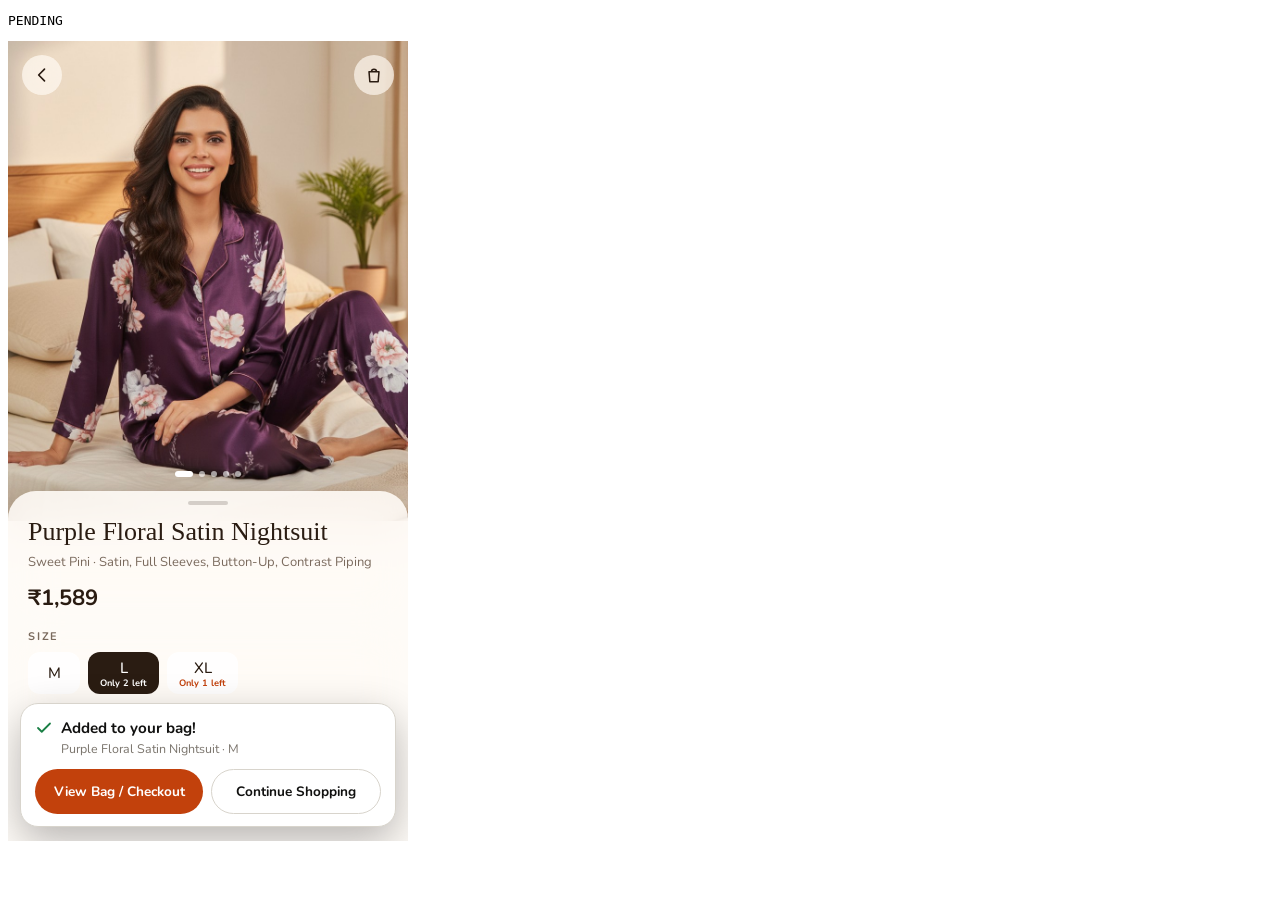
<file: scripts/cart_test_runner.html>
<!DOCTYPE html>
<!-- Harness for scripts/run_cart_tests.py (headless). Loads the real site in an
     iframe from the same local server, then runs scripts/cart_tests.js inside it.
     window.open is stubbed before anything runs, so nothing can reach WhatsApp. -->
<html lang="en">
<head><meta charset="UTF-8"><title>O4U cart tests</title></head>
<body>
<pre id="out">PENDING</pre>
<iframe id="site" src="/website/index.html" style="width:400px;height:800px;border:0"></iframe>
<script>
(async () => {
  const out = document.getElementById('out');
  const sleep = ms => new Promise(r => setTimeout(r, ms));
  try {
    const f = document.getElementById('site');
    for (let i = 0; i < 200 && !(f.contentDocument && f.contentDocument.readyState === 'complete'); i++) await sleep(50);
    const w = f.contentWindow;
    w.__blockedOpens = [];
    w.open = u => { w.__blockedOpens.push(String(u)); return { focus() {} }; };
    // wait for products.js to load and the page to finish its init
    for (let i = 0; i < 200 && !w.eval('typeof allProducts !== "undefined" && allProducts.length > 0'); i++) await sleep(50);
    const src = await (await fetch('/scripts/cart_tests.js', { cache: 'no-store' })).text();
    const res = await w.eval(src);
    res.blockedOpens = w.__blockedOpens.length;
    res.products = w.eval('allProducts.length');
    out.textContent = 'RESULT ' + JSON.stringify(res);
  } catch (e) {
    out.textContent = 'ERROR ' + ((e && e.stack) || e);
  }
})();
</script>
</body>
</html>
</file>
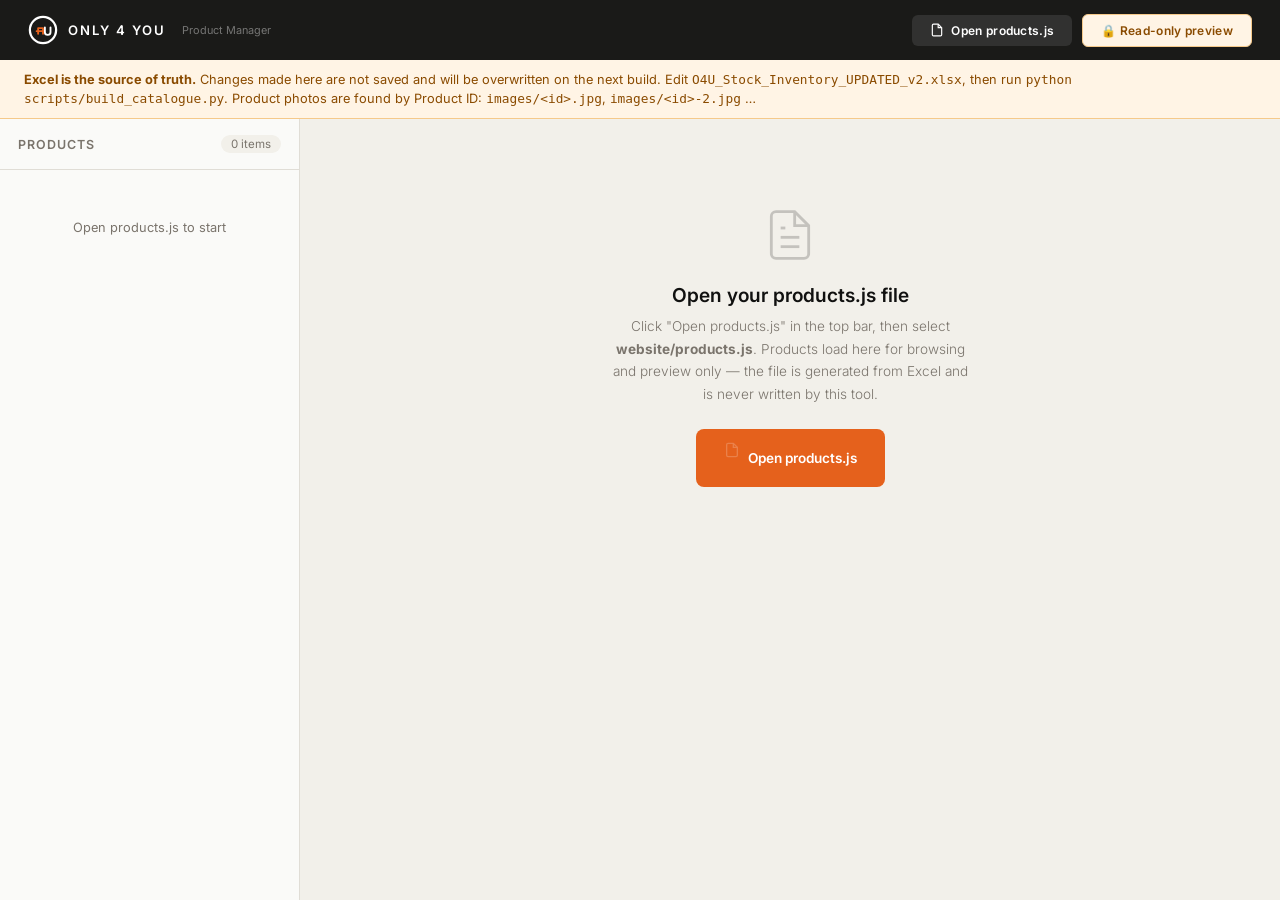
<file: website/admin.html>
<!DOCTYPE html>
<html lang="en">
<head>
  <meta charset="UTF-8"/>
  <meta name="viewport" content="width=device-width, initial-scale=1.0"/>
  <title>Only 4 You — Product Manager</title>
  <link href="https://fonts.googleapis.com/css2?family=Inter:wght@300;400;500;600;700&display=swap" rel="stylesheet"/>
  <style>
    *, *::before, *::after { box-sizing: border-box; margin: 0; padding: 0; }

    :root {
      --bg: #F2F0EA;
      --white: #FAFAF8;
      --black: #111110;
      --orange: #E5611C;
      --gray: #7A746C;
      --light: #E0DDD6;
      --green: #25D366;
      --red: #E53E3E;
      --sidebar: #1A1A18;
    }

    body { font-family: 'Inter', sans-serif; background: var(--bg); color: var(--black); display: flex; flex-direction: column; min-height: 100vh; }

    /* ── TOP BAR ── */
    .topbar {
      background: var(--sidebar);
      color: #fff;
      padding: 0 28px;
      height: 60px;
      display: flex; align-items: center; justify-content: space-between;
      position: sticky; top: 0; z-index: 100;
    }
    .topbar-logo { display: flex; align-items: center; gap: 10px; }
    .topbar-logo svg { width: 30px; height: 30px; }
    .topbar-title { font-size: 0.82rem; font-weight: 600; letter-spacing: 2px; text-transform: uppercase; color: #fff; }
    .topbar-sub { font-size: 0.68rem; color: rgba(255,255,255,0.4); margin-left: 6px; }

    .topbar-actions { display: flex; gap: 10px; align-items: center; }

    .tb-btn {
      display: inline-flex; align-items: center; gap: 7px;
      padding: 8px 18px; border-radius: 6px; border: none;
      font-family: 'Inter', sans-serif; font-size: 0.75rem; font-weight: 600;
      cursor: pointer; transition: all 0.18s; letter-spacing: 0.3px;
    }
    .tb-btn svg { width: 14px; height: 14px; }
    .btn-open { background: rgba(255,255,255,0.1); color: #fff; }
    .btn-open:hover { background: rgba(255,255,255,0.18); }
    .btn-save { background: var(--orange); color: #fff; }
    .btn-save:hover { background: #c9530f; }
    .btn-save:disabled { opacity: 0.4; cursor: not-allowed; }
    .btn-add { background: var(--green); color: #fff; }
    .btn-add:hover { opacity: 0.88; }

    /* ── LAYOUT ── */
    .app { display: flex; flex: 1; height: calc(100vh - 60px); }

    /* ── SIDEBAR ── */
    .sidebar {
      width: 300px; flex-shrink: 0;
      background: var(--white);
      border-right: 1px solid var(--light);
      display: flex; flex-direction: column;
      overflow: hidden;
    }

    .sidebar-header {
      padding: 16px 18px;
      border-bottom: 1px solid var(--light);
      display: flex; align-items: center; justify-content: space-between;
    }
    .sidebar-header h3 { font-size: 0.78rem; font-weight: 600; letter-spacing: 1px; text-transform: uppercase; color: var(--gray); }
    .product-count { font-size: 0.72rem; background: var(--bg); color: var(--gray); padding: 2px 10px; border-radius: 50px; }

    .product-list { flex: 1; overflow-y: auto; padding: 10px; }

    .product-item {
      display: flex; align-items: center; gap: 12px;
      padding: 12px 10px; border-radius: 10px; cursor: pointer;
      transition: background 0.15s; margin-bottom: 4px;
      border: 1.5px solid transparent;
    }
    .product-item:hover { background: var(--bg); }
    .product-item.active { background: rgba(229,97,28,0.07); border-color: rgba(229,97,28,0.25); }

    .product-item-thumb {
      width: 44px; height: 44px; border-radius: 8px;
      background: var(--bg); overflow: hidden; flex-shrink: 0;
      display: flex; align-items: center; justify-content: center;
    }
    .product-item-thumb img { width: 100%; height: 100%; object-fit: cover; }
    .product-item-thumb .no-img { font-size: 1.2rem; }

    .product-item-info { flex: 1; min-width: 0; }
    .product-item-name { font-size: 0.82rem; font-weight: 600; color: var(--black); white-space: nowrap; overflow: hidden; text-overflow: ellipsis; }
    .product-item-meta { font-size: 0.7rem; color: var(--gray); margin-top: 2px; }

    .product-item-stock {
      width: 8px; height: 8px; border-radius: 50%; flex-shrink: 0;
    }
    .stock-on { background: var(--green); }
    .stock-off { background: var(--red); }

    /* ── EDITOR ── */
    .editor {
      flex: 1; overflow-y: auto; padding: 28px 32px;
    }

    .empty-state {
      display: flex; flex-direction: column; align-items: center; justify-content: center;
      height: 100%; gap: 14px; color: var(--gray); text-align: center;
    }
    .empty-state svg { width: 48px; height: 48px; opacity: 0.25; }
    .empty-state h3 { font-size: 1rem; font-weight: 600; color: var(--black); opacity: 0.4; }
    .empty-state p { font-size: 0.82rem; font-weight: 300; max-width: 280px; line-height: 1.6; }

    .editor-header {
      display: flex; align-items: center; justify-content: space-between; margin-bottom: 28px;
    }
    .editor-title { font-size: 1.1rem; font-weight: 700; color: var(--black); }
    .editor-sub { font-size: 0.75rem; color: var(--gray); margin-top: 2px; }

    .editor-actions { display: flex; gap: 8px; }

    .btn-delete {
      display: inline-flex; align-items: center; gap: 6px;
      padding: 8px 16px; border-radius: 6px; border: 1.5px solid #fed7d7;
      background: #fff5f5; color: var(--red);
      font-family: 'Inter', sans-serif; font-size: 0.75rem; font-weight: 600; cursor: pointer;
      transition: all 0.15s;
    }
    .btn-delete:hover { background: var(--red); color: #fff; border-color: var(--red); }
    .btn-delete svg { width: 13px; height: 13px; }

    .form-grid { display: grid; grid-template-columns: 1fr 1fr; gap: 20px; }
    .form-full { grid-column: 1 / -1; }

    .form-group { display: flex; flex-direction: column; gap: 7px; }
    .form-group label { font-size: 0.72rem; font-weight: 600; letter-spacing: 0.5px; text-transform: uppercase; color: var(--gray); }

    .form-input, .form-select, .form-textarea {
      padding: 10px 14px; border-radius: 8px;
      border: 1.5px solid var(--light); background: var(--white);
      font-family: 'Inter', sans-serif; font-size: 0.85rem;
      color: var(--black); transition: border-color 0.15s;
      width: 100%;
    }
    .form-input:focus, .form-select:focus, .form-textarea:focus {
      outline: none; border-color: var(--orange);
    }
    .form-textarea { resize: vertical; min-height: 80px; line-height: 1.6; }

    /* Image preview */
    .img-preview {
      width: 100%; height: 160px; border-radius: 10px;
      background: var(--bg); border: 1.5px dashed var(--light);
      display: flex; flex-direction: column; align-items: center; justify-content: center;
      gap: 8px; overflow: hidden; margin-top: 4px;
    }
    .img-preview img { width: 100%; height: 100%; object-fit: cover; }
    .img-preview-empty { color: var(--gray); font-size: 0.75rem; text-align: center; }
    .img-preview-empty svg { width: 28px; height: 28px; opacity: 0.3; margin-bottom: 6px; display: block; margin-left: auto; margin-right: auto; }

    /* Price row */
    .price-row { display: grid; grid-template-columns: 1fr 1fr; gap: 12px; }

    /* Badge select */
    .badge-row { display: grid; grid-template-columns: 1fr 1fr; gap: 12px; }

    /* Tags input (sizes / colors) */
    .tags-wrap {
      min-height: 44px; padding: 6px 10px; border-radius: 8px;
      border: 1.5px solid var(--light); background: var(--white);
      display: flex; flex-wrap: wrap; gap: 6px; align-items: center;
      cursor: text; transition: border-color 0.15s;
    }
    .tags-wrap:focus-within { border-color: var(--orange); }
    .tag {
      display: inline-flex; align-items: center; gap: 5px;
      background: rgba(229,97,28,0.1); color: var(--orange);
      font-size: 0.72rem; font-weight: 600; padding: 3px 10px;
      border-radius: 50px;
    }
    .tag button {
      background: none; border: none; cursor: pointer;
      color: var(--orange); font-size: 0.9rem; line-height: 1;
      padding: 0; display: flex; align-items: center;
    }
    .tag-input {
      border: none; outline: none; background: none;
      font-family: 'Inter', sans-serif; font-size: 0.82rem;
      color: var(--black); min-width: 80px; flex: 1;
    }
    .tag-hint { font-size: 0.68rem; color: var(--gray); margin-top: 4px; }

    /* Stock toggle */
    .stock-toggle { display: flex; align-items: center; gap: 12px; }
    .toggle-switch {
      position: relative; width: 44px; height: 24px;
      background: var(--light); border-radius: 50px; cursor: pointer;
      transition: background 0.2s; flex-shrink: 0;
    }
    .toggle-switch.on { background: var(--green); }
    .toggle-knob {
      position: absolute; top: 3px; left: 3px;
      width: 18px; height: 18px; border-radius: 50%;
      background: #fff; transition: left 0.2s;
      box-shadow: 0 1px 4px rgba(0,0,0,0.15);
    }
    .toggle-switch.on .toggle-knob { left: 23px; }
    .toggle-label { font-size: 0.82rem; font-weight: 500; }

    /* Divider */
    .divider { border: none; border-top: 1px solid var(--light); margin: 24px 0; }

    /* Toast */
    .toast {
      position: fixed; bottom: 24px; right: 24px;
      background: var(--black); color: #fff;
      padding: 12px 20px; border-radius: 10px;
      font-size: 0.8rem; font-weight: 500;
      box-shadow: 0 8px 24px rgba(0,0,0,0.2);
      transform: translateY(80px); opacity: 0;
      transition: all 0.3s; z-index: 999;
      display: flex; align-items: center; gap: 10px;
    }
    .toast.show { transform: translateY(0); opacity: 1; }
    .toast.success { background: #1a5c32; }
    .toast.error { background: var(--red); }
    .toast svg { width: 16px; height: 16px; flex-shrink: 0; }

    /* File banner */
    .file-banner {
      background: rgba(229,97,28,0.08); border: 1.5px solid rgba(229,97,28,0.2);
      border-radius: 10px; padding: 14px 18px;
      display: flex; align-items: center; gap: 12px;
      margin-bottom: 24px; font-size: 0.8rem;
    }
    .file-banner svg { width: 20px; height: 20px; color: var(--orange); flex-shrink: 0; }
    .file-banner strong { display: block; color: var(--black); font-weight: 600; margin-bottom: 2px; }
    .file-banner span { color: var(--gray); font-weight: 300; }

    /* No file state */
    .no-file-state {
      text-align: center; padding: 60px 32px;
    }
    .no-file-state svg { width: 56px; height: 56px; opacity: 0.2; margin-bottom: 16px; }
    .no-file-state h2 { font-size: 1.2rem; font-weight: 600; color: var(--black); margin-bottom: 8px; }
    .no-file-state p { font-size: 0.85rem; color: var(--gray); font-weight: 300; line-height: 1.65; max-width: 360px; margin: 0 auto 24px; }

    .btn-primary {
      display: inline-flex; align-items: center; gap: 8px;
      background: var(--orange); color: #fff;
      padding: 13px 28px; border-radius: 8px; border: none;
      font-family: 'Inter', sans-serif; font-size: 0.85rem; font-weight: 600;
      cursor: pointer; transition: background 0.15s;
    }
    .btn-primary:hover { background: #c9530f; }
    .btn-primary svg { width: 16px; height: 16px; }

    .section-label {
      font-size: 0.68rem; font-weight: 700; letter-spacing: 2px;
      text-transform: uppercase; color: var(--gray); margin-bottom: 14px;
    }
  </style>
</head>
<body>

<!-- TOP BAR -->
<div class="topbar">
  <div class="topbar-logo">
    <svg viewBox="0 0 80 80" fill="none">
      <circle cx="40" cy="40" r="35" stroke="#fff" stroke-width="6"/>
      <path d="M27 50 L27 35 L40 35 L40 50" stroke="#E5611C" stroke-width="5" stroke-linecap="round" stroke-linejoin="round" fill="none"/>
      <line x1="23" y1="43" x2="40" y2="43" stroke="#E5611C" stroke-width="5" stroke-linecap="round"/>
      <path d="M45 33 L45 46 Q45 53 52.5 53 Q60 53 60 46 L60 33" stroke="#fff" stroke-width="5" stroke-linecap="round" stroke-linejoin="round" fill="none"/>
    </svg>
    <span class="topbar-title">Only 4 You</span>
    <span class="topbar-sub">Product Manager</span>
  </div>
  <div class="topbar-actions">
    <button class="tb-btn btn-open" onclick="openFile()">
      <svg viewBox="0 0 24 24" fill="none" stroke="currentColor" stroke-width="2"><path d="M14 2H6a2 2 0 00-2 2v16a2 2 0 002 2h12a2 2 0 002-2V8z"/><polyline points="14 2 14 8 20 8"/></svg>
      Open products.js
    </button>
    <span class="tb-btn" style="background:#FFF4E5;color:#8A4B00;border:1px solid #F5C98A;cursor:default" title="Excel is the source of truth">
      🔒 Read-only preview
    </span>
  </div>
</div>
<div style="background:#FFF4E5;color:#8A4B00;border-bottom:1px solid #F5C98A;padding:10px 24px;font-size:0.8rem;line-height:1.5;">
  <strong>Excel is the source of truth.</strong> Changes made here are not saved and will be overwritten on the next build.
  Edit <code>O4U_Stock_Inventory_UPDATED_v2.xlsx</code>, then run <code>python scripts/build_catalogue.py</code>.
  Product photos are found by Product ID: <code>images/&lt;id&gt;.jpg</code>, <code>images/&lt;id&gt;-2.jpg</code> …
</div>

<div class="app">
  <!-- SIDEBAR -->
  <div class="sidebar">
    <div class="sidebar-header">
      <h3>Products</h3>
      <span class="product-count" id="productCount">0 items</span>
    </div>
    <div class="product-list" id="productList">
      <div style="text-align:center; padding:40px 20px; color:var(--gray); font-size:0.8rem;">
        Open products.js to start
      </div>
    </div>
  </div>

  <!-- EDITOR -->
  <div class="editor" id="editor">
    <div id="noFileState" class="no-file-state">
      <svg viewBox="0 0 24 24" fill="none" stroke="currentColor" stroke-width="1.2"><path d="M14 2H6a2 2 0 00-2 2v16a2 2 0 002 2h12a2 2 0 002-2V8z"/><polyline points="14 2 14 8 20 8"/><line x1="16" y1="13" x2="8" y2="13"/><line x1="16" y1="17" x2="8" y2="17"/><polyline points="10 9 9 9 8 9"/></svg>
      <h2>Open your products.js file</h2>
      <p>Click "Open products.js" in the top bar, then select <strong>website/products.js</strong>. Products load here for browsing and preview only — the file is generated from Excel and is never written by this tool.</p>
      <button class="btn-primary" onclick="openFile()">
        <svg viewBox="0 0 24 24" fill="none" stroke="currentColor" stroke-width="2"><path d="M14 2H6a2 2 0 00-2 2v16a2 2 0 002 2h12a2 2 0 002-2V8z"/><polyline points="14 2 14 8 20 8"/></svg>
        Open products.js
      </button>
    </div>
    <div id="editorContent" style="display:none;"></div>
  </div>
</div>

<!-- TOAST -->
<div class="toast" id="toast">
  <svg viewBox="0 0 24 24" fill="none" stroke="currentColor" stroke-width="2.5" id="toastIcon"><polyline points="20 6 9 17 4 12"/></svg>
  <span id="toastMsg">Saved!</span>
</div>

<script>
  let products = [];
  let selectedId = null;
  let fileHandle = null;

  // ── OPEN FILE ──
  async function openFile() {
    if (!('showOpenFilePicker' in window)) {
      toast('Your browser doesn\'t support this. Please use Chrome.', 'error');
      return;
    }
    try {
      [fileHandle] = await window.showOpenFilePicker({
        types: [{ description: 'JavaScript', accept: { 'text/javascript': ['.js'] } }]
      });
      const file = await fileHandle.getFile();
      const text = await file.text();
      parseProducts(text);
      document.getElementById('noFileState').style.display = 'none';
      document.getElementById('editorContent').style.display = 'block';
      toast('products.js loaded — ' + products.length + ' products found', 'success');
    } catch (e) {
      if (e.name !== 'AbortError') toast('Could not open file', 'error');
    }
  }

  // ── PARSE ──
  function parseProducts(text) {
    try {
      // Extract the array from the JS file
      const start = text.search(/const PRODUCTS\s*=\s*\[/);
      if (start < 0) throw new Error('PRODUCTS array not found');
      const open = text.indexOf('[', start);
      let depth = 0, end = -1, inStr = false;
      for (let i = open; i < text.length; i++) {
        const ch = text[i];
        if (inStr) { if (ch === '\\') i++; else if (ch === '"') inStr = false; continue; }
        if (ch === '"') inStr = true;
        else if (ch === '[') depth++;
        else if (ch === ']' && --depth === 0) { end = i; break; }
      }
      if (end < 0) throw new Error('PRODUCTS array is not closed');
      products = JSON.parse(text.slice(open, end + 1)).map(p => ({
        ...p,
        images: Array.isArray(p.images) ? p.images : (p.image ? [p.image] : []),
        image: (Array.isArray(p.images) && p.images[0]) || p.image || '',
        stockQty: p.stockQty === undefined ? (p.inStock === false ? 0 : 1) : Number(p.stockQty) || 0
      }));
      renderSidebar();
      showEmpty();
    } catch (e) {
      toast('Error reading products: ' + e.message, 'error');
    }
  }

  // ── SAVE FILE ──
  // Writing products.js from here is disabled on purpose: the workbook is the
  // single source of truth and the build regenerates products.js. A second
  // writable store would be silently destroyed on the next build.
  async function saveFile() {
    toast('Read-only: edit the Excel workbook and run the build instead.', 'error');
  }

  // ── GENERATE FILE CONTENT ──
  function generateFileContent() {
    return `// ╔═══════════════════════════════════════════════════╗
// ║         ONLY 4 YOU — PRODUCT DATABASE             ║
// ║  Edit this file OR use admin.html to manage stock ║
// ╚═══════════════════════════════════════════════════╝

const PRODUCTS = ${JSON.stringify(products, null, 2)};
`;
  }

  // ── RENDER SIDEBAR ──
  function renderSidebar() {
    const list = document.getElementById('productList');
    document.getElementById('productCount').textContent = products.length + ' items';
    if (products.length === 0) {
      list.innerHTML = '<div style="text-align:center; padding:40px 20px; color:var(--gray); font-size:0.8rem;">No products yet.<br>Click "Add Product" to start.</div>';
      return;
    }
    list.innerHTML = products.map(p => `
      <div class="product-item ${p.id === selectedId ? 'active' : ''}" onclick="selectProduct('${p.id}')">
        <div class="product-item-thumb">
          ${p.image ? `<img src="${p.image}" onerror="this.style.display='none';this.nextElementSibling.style.display='block'"/><span class="no-img" style="display:none">🛍️</span>` : '<span class="no-img">🛍️</span>'}
        </div>
        <div class="product-item-info">
          <div class="product-item-name">${p.name}</div>
          <div class="product-item-meta">₹${p.price} · ${p.category}</div>
        </div>
        <div class="product-item-stock ${p.stockQty > 0 ? 'stock-on' : 'stock-off'}" title="${p.stockQty > 0 ? 'Available' : 'Currently unavailable'}"></div>
      </div>
    `).join('');
  }

  // ── SELECT PRODUCT ──
  function selectProduct(id) {
    selectedId = id;
    renderSidebar();
    const p = products.find(x => x.id === id);
    if (p) renderEditor(p);
  }

  // ── SHOW EMPTY EDITOR ──
  function showEmpty() {
    document.getElementById('editorContent').innerHTML = `
      <div class="empty-state">
        <svg viewBox="0 0 24 24" fill="none" stroke="currentColor" stroke-width="1.2"><rect x="3" y="3" width="18" height="18" rx="2"/><path d="M3 9h18M9 21V9"/></svg>
        <h3>Select a product to edit</h3>
        <p>Click any product from the left panel, or add a new one using the button above.</p>
      </div>`;
  }

  // ── RENDER EDITOR ──
  function renderEditor(p) {
    const sizesTagsHtml = (p.sizes || []).map(s =>
      `<span class="tag">${s}<button onclick="removeTag('sizes','${s}')">×</button></span>`
    ).join('');
    const colorsTagsHtml = (p.colors || []).map(c =>
      `<span class="tag">${c}<button onclick="removeTag('colors','${c}')">×</button></span>`
    ).join('');

    document.getElementById('editorContent').innerHTML = `
      <div class="file-banner">
        <svg viewBox="0 0 24 24" fill="none" stroke="currentColor" stroke-width="2"><circle cx="12" cy="12" r="10"/><line x1="12" y1="8" x2="12" y2="12"/><line x1="12" y1="16" x2="12.01" y2="16"/></svg>
        <div>
          <strong>Editing: ${p.name}</strong>
          <span>Preview only — nothing here is saved. Edit the workbook and rebuild.</span>
        </div>
      </div>

      <div class="editor-header">
        <div>
          <div class="editor-title">Product Details</div>
          <div class="editor-sub">Update the fields below, then save.</div>
        </div>
        <div class="editor-actions">
          <button class="btn-delete" style="display:none" onclick="deleteProduct('${p.id}')">
            <svg viewBox="0 0 24 24" fill="none" stroke="currentColor" stroke-width="2"><polyline points="3 6 5 6 21 6"/><path d="M19 6l-1 14H6L5 6"/><path d="M10 11v6M14 11v6"/><path d="M9 6V4h6v2"/></svg>
            Delete Product
          </button>
        </div>
      </div>

      <div class="form-grid">
        <div class="form-group form-full">
          <label>Product Name</label>
          <input class="form-input" id="f-name" value="${p.name}" onchange="updateField('name',this.value)" placeholder="e.g. Floral Garden Pyjama Set"/>
        </div>

        <div class="form-group form-full">
          <label>Description</label>
          <textarea class="form-textarea" id="f-desc" onchange="updateField('description',this.value)" placeholder="Short description...">${p.description}</textarea>
        </div>

        <div class="form-group">
          <label>Selling Price (₹)</label>
          <input class="form-input" id="f-price" type="number" value="${p.price}" onchange="updateField('price',+this.value)" placeholder="e.g. 849"/>
        </div>

        <div class="form-group">
          <label>MRP / Original Price (₹) <span style="font-weight:300; text-transform:none; letter-spacing:0">(leave 0 if no strikethrough)</span></label>
          <input class="form-input" id="f-mrp" type="number" value="${p.mrp || 0}" onchange="updateField('mrp',+this.value||null)" placeholder="e.g. 1099"/>
        </div>

        <div class="form-group">
          <label>Category</label>
          <select class="form-select" id="f-cat" onchange="updateField('category',this.value)">
            ${[['front-button','Front Button Set'],['round-neck','Round Neck'],['collar-neck','Collar Neck'],['salwar-set','Salwar Set'],['tshirt-lower','T-Shirt / Lower'],['tshirt-shorts','T-Shirt / Shorts']].map(([k,l]) => `<option value="${k}" ${p.category===k?'selected':''}>${l}</option>`).join('')}
          </select>
        </div>

        <div class="form-group">
          <label>Image Path</label>
          <input class="form-input" id="f-img" value="${p.image||''}" readonly title="Derived from the Product ID by the build" placeholder="images/${p.id}.jpg"/>
          <div style="font-size:0.72rem;color:var(--gray);margin-top:6px;">Expected files: <code>images/${p.id}.jpg</code>, <code>images/${p.id}-2.jpg</code> … <code>-9.jpg</code>${p.images && p.images.length ? ` · ${p.images.length} found` : ' · none found yet'}</div>
          <div class="img-preview" id="imgPreview">
            ${p.image ? `<img src="${p.image}" onerror="this.parentElement.innerHTML='<div class=\\'img-preview-empty\\'><svg viewBox=\\'0 0 24 24\\' fill=\\'none\\' stroke=\\'currentColor\\' stroke-width=\\'1.5\\'><rect x=\\'3\\' y=\\'3\\' width=\\'18\\' height=\\'18\\' rx=\\'2\\'/><circle cx=\\'8.5\\' cy=\\'8.5\\' r=\\'1.5\\'/><polyline points=\\'21 15 16 10 5 21\\'/></svg>Image not found</div>'"/>` : '<div class="img-preview-empty"><svg viewBox="0 0 24 24" fill="none" stroke="currentColor" stroke-width="1.5"><rect x="3" y="3" width="18" height="18" rx="2"/><circle cx="8.5" cy="8.5" r="1.5"/><polyline points="21 15 16 10 5 21"/></svg>No image set</div>'}
          </div>
        </div>

        <div class="form-group">
          <label>Badge Text <span style="font-weight:300; text-transform:none; letter-spacing:0">(leave empty for none)</span></label>
          <input class="form-input" id="f-badge" value="${p.badge||''}" onchange="updateField('badge',this.value)" placeholder="e.g. New, Bestseller"/>
        </div>

        <div class="form-group">
          <label>Badge Style</label>
          <select class="form-select" id="f-badgeStyle" onchange="updateField('badgeStyle',this.value)">
            <option value="orange" ${p.badgeStyle==='orange'?'selected':''}>Orange (for highlights)</option>
            <option value="dark" ${p.badgeStyle==='dark'?'selected':''}>Dark / Black</option>
            <option value="white" ${p.badgeStyle==='white'?'selected':''}>White (subtle)</option>
          </select>
        </div>

        <div class="form-group form-full">
          <label>Available Sizes</label>
          <div class="tags-wrap" id="sizes-wrap">
            ${sizesTagsHtml}
            <input class="tag-input" placeholder="Type a size & press Enter…" onkeydown="addTag(event,'sizes')"/>
          </div>
          <div class="tag-hint">For women: S, M, L, XL, XXL &nbsp;|&nbsp; For kids: 2-3Y, 3-4Y… &nbsp;|&nbsp; Press Enter or comma to add</div>
        </div>

        <div class="form-group form-full">
          <label>Available Colours / Designs</label>
          <div class="tags-wrap" id="colors-wrap">
            ${colorsTagsHtml}
            <input class="tag-input" placeholder="Type a colour & press Enter…" onkeydown="addTag(event,'colors')"/>
          </div>
          <div class="tag-hint">e.g. Purple Floral, Pink, Beige Print — customers will choose from these when ordering</div>
        </div>

        <div class="form-group form-full">
          <label>Stock Status</label>
          <div class="stock-toggle">
            <div class="toggle-switch ${p.stockQty > 0 ? 'on' : ''}" id="stockToggle" title="Stock comes from the workbook's Stock Qty column">
              <div class="toggle-knob"></div>
            </div>
            <span class="toggle-label" id="stockLabel">${p.stockQty > 0 ? '✅ Available (Stock Qty ' + p.stockQty + ')' : '❌ Currently unavailable (Stock Qty 0) — still listed'}</span>
          </div>
        </div>
      </div>
    `;
  }

  // ── UPDATE FIELD ──
  function updateField(key, value) {
    const p = products.find(x => x.id === selectedId);
    if (p) { p[key] = value; renderSidebar(); }
  }

  // ── TAGS ──
  function addTag(e, field) {
    if (e.key === 'Enter' || e.key === ',') {
      e.preventDefault();
      const val = e.target.value.trim().replace(/,$/, '');
      if (!val) return;
      const p = products.find(x => x.id === selectedId);
      if (!p[field]) p[field] = [];
      if (!p[field].includes(val)) {
        p[field].push(val);
        renderEditor(p);
        // Re-focus the input of the right field
        const wrap = document.getElementById(field + '-wrap');
        if (wrap) wrap.querySelector('.tag-input').focus();
      }
      e.target.value = '';
    }
  }

  function removeTag(field, val) {
    const p = products.find(x => x.id === selectedId);
    if (!p) return;
    p[field] = (p[field] || []).filter(x => x !== val);
    renderEditor(p);
  }

  // ── STOCK TOGGLE ──
  function toggleStock() { toast('Stock is set in the workbook (Stock Qty column).', 'error'); return;
    const p = products.find(x => x.id === selectedId);
    if (!p) return;
    p.inStock = !p.inStock;
    document.getElementById('stockToggle').classList.toggle('on', p.inStock);
    document.getElementById('stockLabel').textContent = p.inStock
      ? '✅ In Stock — visible on website'
      : '❌ Out of Stock — hidden on website';
    renderSidebar();
  }

  // ── IMAGE PREVIEW ──
  function refreshImgPreview(src) {
    const div = document.getElementById('imgPreview');
    if (!div) return;
    if (src) {
      div.innerHTML = `<img src="${src}" onerror="this.parentElement.innerHTML='<div class=\\'img-preview-empty\\'>Image not found</div>'"/>`;
    } else {
      div.innerHTML = '<div class="img-preview-empty">No image set</div>';
    }
  }

  // ── ADD PRODUCT ──
  function addNewProduct() {
    const id = 'p' + Date.now();
    const p = {
      id, name: 'New Product', category: 'women comfort',
      price: 0, mrp: null, image: '',
      description: '', badge: '', badgeStyle: 'orange',
      sizes: ['S', 'M', 'L', 'XL', 'XXL'], colors: [], inStock: true
    };
    products.push(p);
    renderSidebar();
    selectProduct(id);
    document.getElementById('noFileState').style.display = 'none';
    document.getElementById('editorContent').style.display = 'block';
    if (!fileHandle) document.getElementById('saveBtn').disabled = false;
  }

  // ── DELETE PRODUCT ──
  function deleteProduct(id) {
    if (!confirm('Delete this product? This cannot be undone.')) return;
    products = products.filter(p => p.id !== id);
    selectedId = null;
    renderSidebar();
    showEmpty();
    toast('Product deleted', 'success');
  }

  // ── TOAST ──
  function toast(msg, type = 'success') {
    const t = document.getElementById('toast');
    const icon = document.getElementById('toastIcon');
    document.getElementById('toastMsg').textContent = msg;
    t.className = 'toast ' + type + ' show';
    if (type === 'success') icon.innerHTML = '<polyline points="20 6 9 17 4 12"/>';
    else icon.innerHTML = '<line x1="18" y1="6" x2="6" y2="18"/><line x1="6" y1="6" x2="18" y2="18"/>';
    clearTimeout(t._timer);
    t._timer = setTimeout(() => t.classList.remove('show'), 3200);
  }
</script>
</body>
</html>
</file>
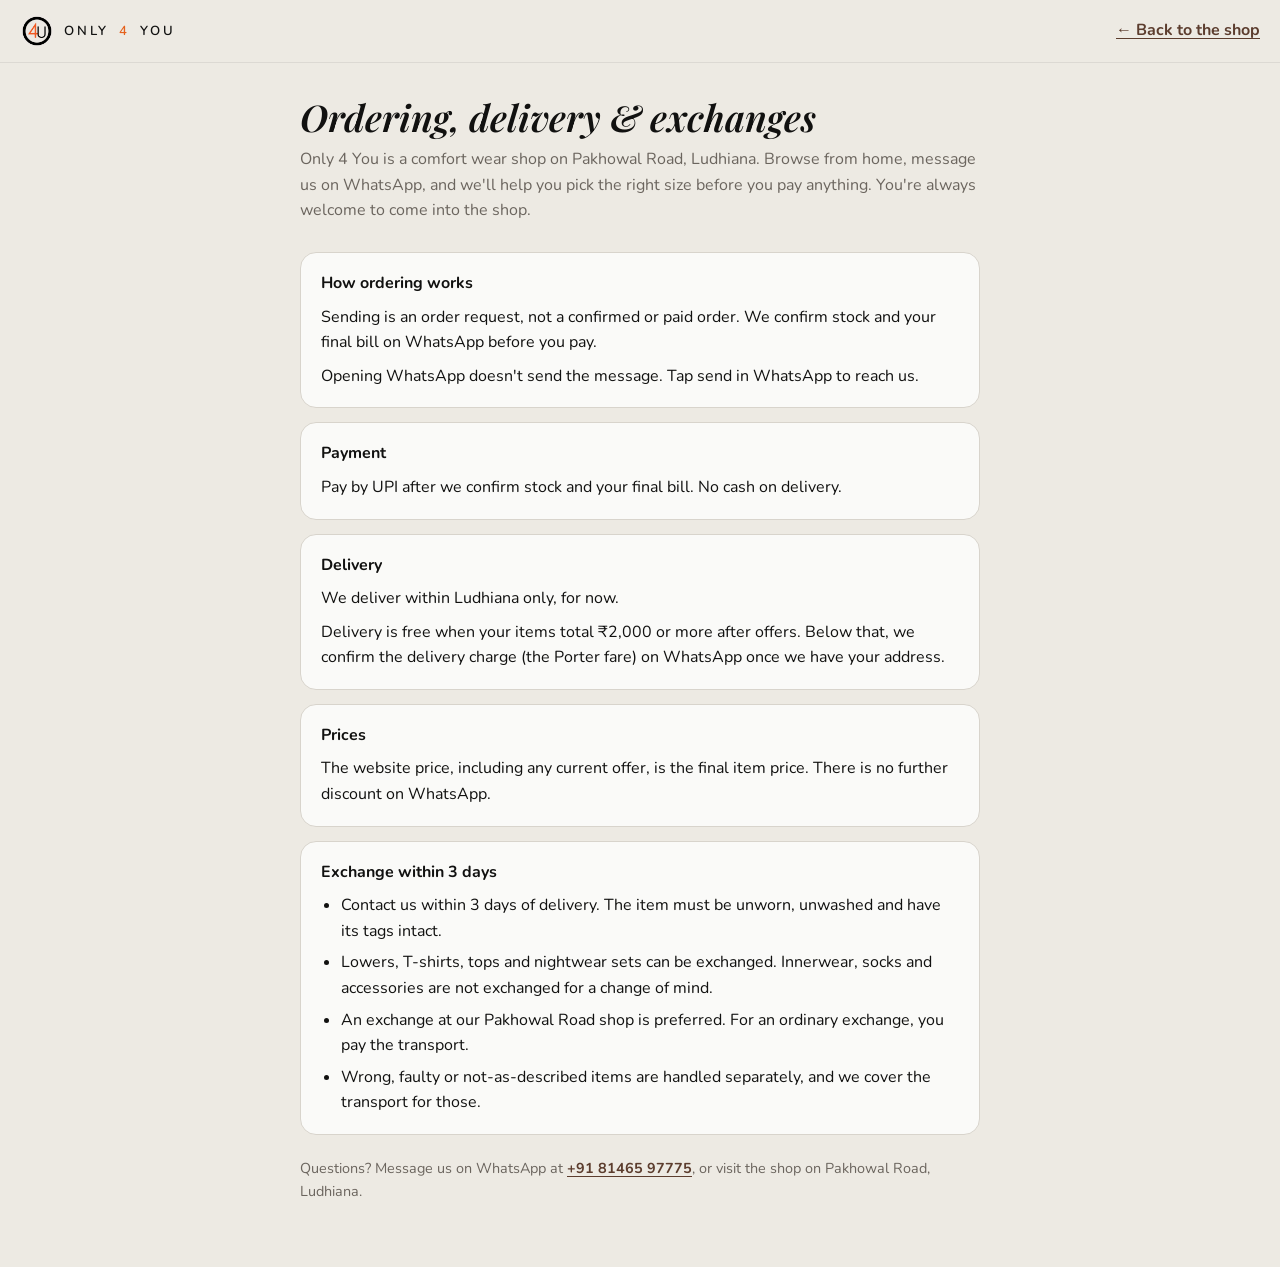
<file: website/policy.html>
<!DOCTYPE html>
<html lang="en">
<head>
  <meta charset="UTF-8"/>
  <meta name="viewport" content="width=device-width, initial-scale=1.0"/>
  <title>Ordering, Delivery &amp; Exchanges | Only 4 You</title>
  <meta name="description" content="How ordering, payment, delivery and exchanges work at Only 4 You, Pakhowal Road, Ludhiana.">
  <link rel="canonical" href="https://only4you-store.netlify.app/policy.html">
  <meta name="theme-color" content="#1b2430">
  <link rel="icon" href="/favicon.ico" sizes="32x32">
  <link rel="apple-touch-icon" href="/images/apple-touch-icon.png">
  <link href="https://fonts.googleapis.com/css2?family=Nunito:wght@400;600;700&family=Playfair+Display:ital,wght@1,600&display=swap" rel="stylesheet"/>
  <!-- All wording comes from config.js (the same source as the shop page). -->
  <script src="config.js"></script>
  <style>
    *, *::before, *::after { box-sizing: border-box; margin: 0; padding: 0; }
    :root { --bg: #EDEAE3; --card: #F5F2EC; --white: #FAFAF8; --black: #111110; --orange: #E5611C; --brown: #5C3D2E; --gray: #6B655E; --light: #D8D4CC; }
    body { font-family: 'Nunito', sans-serif; background: var(--bg); color: var(--black); line-height: 1.6; }
    a { color: var(--brown); font-weight: 700; text-underline-offset: 3px; }
    :focus-visible { outline: 2px solid var(--orange); outline-offset: 2px; }
    header { display: flex; align-items: center; justify-content: space-between; gap: 12px; padding: 14px 20px; background: rgba(237,234,227,0.96); border-bottom: 1px solid rgba(0,0,0,0.07); position: sticky; top: 0; }
    .brand { display: flex; align-items: center; gap: 10px; text-decoration: none; color: var(--black); font-weight: 600; letter-spacing: 3px; font-size: 0.82rem; }
    .brand img { width: 34px; height: 34px; }
    .brand span { color: var(--orange); }
    main { max-width: 720px; margin: 0 auto; padding: 32px 20px 64px; }
    h1 { font-family: 'Playfair Display', serif; font-style: italic; font-weight: 600; font-size: clamp(1.7rem, 6vw, 2.3rem); line-height: 1.2; margin-bottom: 8px; }
    .lead { color: var(--gray); margin-bottom: 28px; }
    section { background: var(--white); border: 1px solid var(--light); border-radius: 16px; padding: 18px 20px; margin-bottom: 14px; }
    h2 { font-size: 1rem; font-weight: 700; margin-bottom: 8px; }
    section p + p { margin-top: 8px; }
    ul { padding-left: 20px; }
    li + li { margin-top: 6px; }
    .contact { color: var(--gray); font-size: 0.9rem; margin-top: 22px; }
    @media (max-width: 400px) { main { padding: 24px 16px 48px; } header { padding: 12px 16px; } section { padding: 16px; } }
  </style>
</head>
<body>
<header>
  <a class="brand" href="./"><img src="images/logo-round.png" alt="" onerror="this.onerror=null;this.src='images/logo.png'"/>ONLY <span>4</span> YOU</a>
  <a href="./">← Back to the shop</a>
</header>
<main>
  <h1>Ordering, delivery &amp; exchanges</h1>
  <p class="lead" data-copy="positioning"></p>

  <section aria-labelledby="h-order">
    <h2 id="h-order">How ordering works</h2>
    <p data-copy="orderRequest"></p>
    <p data-copy="whatsappNote"></p>
  </section>

  <section aria-labelledby="h-pay">
    <h2 id="h-pay">Payment</h2>
    <p data-copy="payment"></p>
  </section>

  <section aria-labelledby="h-delivery">
    <h2 id="h-delivery">Delivery</h2>
    <p data-copy="deliveryArea"></p>
    <p data-copy="delivery"></p>
  </section>

  <section aria-labelledby="h-prices">
    <h2 id="h-prices">Prices</h2>
    <p data-copy="pricing"></p>
  </section>

  <section aria-labelledby="h-exchange">
    <h2 id="h-exchange" data-copy="exchangeTitle"></h2>
    <ul data-copy="exchange"></ul>
  </section>

  <p class="contact">Questions? Message us on WhatsApp at <a href="#" data-wa="" data-wa-display target="_blank" rel="noopener">+91 81465 97775</a>, or visit the shop on Pakhowal Road, Ludhiana.</p>
</main>
<script>
  applyCopy();
  applyWhatsAppLinks();
</script>
</body>
</html>
</file>
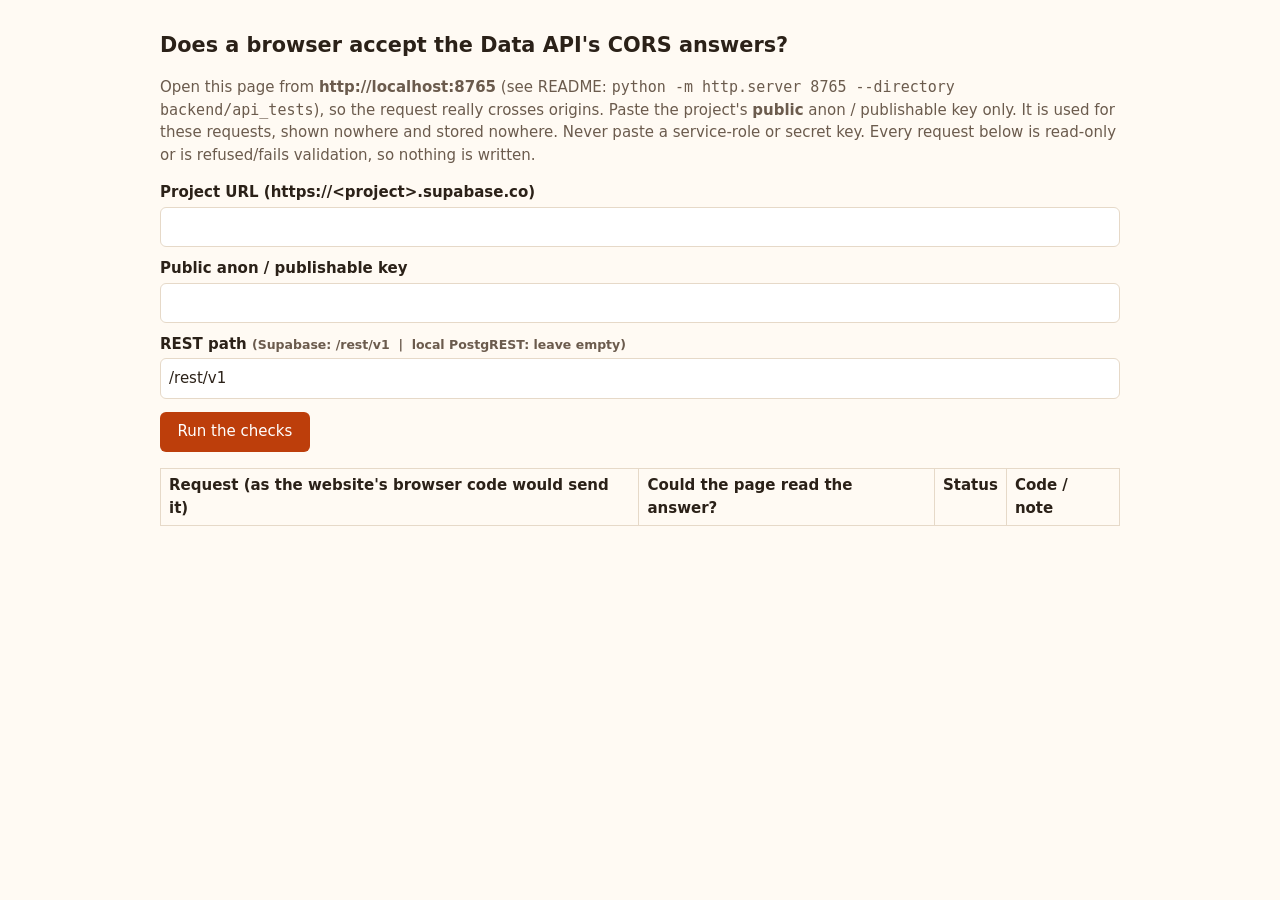
<file: backend/api_tests/browser_cors_check.html>
<!doctype html>
<html lang="en">
<head>
<meta charset="utf-8">
<meta name="viewport" content="width=device-width, initial-scale=1">
<title>O4U browser CORS check</title>
<style>
  :root { --bg:#fffaf3; --ink:#2b2118; --mut:#6b5b4d; --ok:#0b6b2e; --bad:#a1230f; --line:#e6d9c8; --card:#fff; }
  @media (prefers-color-scheme: dark) { :root { --bg:#17120e; --ink:#f3e9dc; --mut:#b8a899; --ok:#5fd68b; --bad:#ff8a73; --line:#3a2f26; --card:#211a14; } }
  body { margin:0; padding:16px; font:15px/1.5 system-ui,sans-serif; background:var(--bg); color:var(--ink); max-width:60rem; margin-inline:auto; }
  h1 { font-size:1.3rem; } label { display:block; margin:.6rem 0 .2rem; font-weight:600; }
  input { width:100%; box-sizing:border-box; padding:.5rem; border:1px solid var(--line); border-radius:6px; background:var(--card); color:var(--ink); font:inherit; }
  button { margin-top:.8rem; padding:.55rem 1.1rem; border:0; border-radius:6px; background:#bd3e0b; color:#fff; font:inherit; cursor:pointer; }
  table { border-collapse:collapse; width:100%; margin-top:1rem; display:block; overflow-x:auto; } td,th { border:1px solid var(--line); padding:.35rem .5rem; text-align:left; vertical-align:top; }
  .ok { color:var(--ok); font-weight:600 } .bad { color:var(--bad); font-weight:600 } small, .note { color:var(--mut); }
</style>
</head>
<body>
<h1>Does a browser accept the Data API's CORS answers?</h1>
<p class="note">Open this page from <b>http://localhost:8765</b> (see README: <code>python -m http.server 8765 --directory backend/api_tests</code>), so the request really crosses origins.
Paste the project's <b>public</b> anon / publishable key only. It is used for these requests, shown nowhere and stored nowhere. Never paste a service-role or secret key.
Every request below is read-only or is refused/fails validation, so nothing is written.</p>
<label for="url">Project URL (https://&lt;project&gt;.supabase.co)</label>
<input id="url" autocomplete="off" spellcheck="false">
<label for="key">Public anon / publishable key</label>
<input id="key" type="password" autocomplete="off" spellcheck="false">
<label for="prefix">REST path <small>(Supabase: /rest/v1 &nbsp;|&nbsp; local PostgREST: leave empty)</small></label>
<input id="prefix" value="/rest/v1" autocomplete="off">
<button id="run">Run the checks</button>
<table id="out" hidden><thead><tr><th>Request (as the website's browser code would send it)</th><th>Could the page read the answer?</th><th>Status</th><th>Code / note</th></tr></thead><tbody></tbody></table>
<p id="verdict"></p>
<script>
"use strict";
const $ = (id) => document.getElementById(id);
const BASE_HEADERS = (key) => ({ "apikey": key, "Authorization": "Bearer " + key, "Content-Type": "application/json", "Prefer": "return=representation", "x-client-info": "o4u-cors-check/1" });
const BAD_ORDER = { p_idem_key: "cors-check-0001", p_ref: "bad", p_name: "", p_phone: "1", p_address: "", p_landmark: "", p_lines: [] };
const ZERO = "00000000-0000-0000-0000-000000000000";

async function attempt(label, url, init, expect) {
  const row = { label, readable: false, status: "", note: "" };
  try {
    const r = await fetch(url, init);
    row.readable = true; row.status = r.status;
    let j = null; try { j = await r.json(); } catch (e) { /* not JSON */ }
    row.note = j && (j.code || j.message) ? String(j.code || "") + " " + String(j.message || "").slice(0, 70) : "";
    row.ok = expect(r.status, j);
  } catch (e) {
    row.note = "BLOCKED by the browser (CORS) or no network: " + e.message; row.ok = false;
  }
  return row;
}

$("run").onclick = async () => {
  const base = $("url").value.trim().replace(/\/+$/, "") + $("prefix").value.trim();
  const key = $("key").value.trim();
  if (!/^https?:\/\//.test(base) || !key) { alert("Fill in the URL and the public key."); return; }
  if (/^sb_secret_/.test(key)) { alert("That is a SECRET key. Do not use it here."); return; }
  const rows = [];
  rows.push(await attempt("POST /rpc/get_availability  (apikey, authorization, content-type, prefer, x-client-info)", base + "/rpc/get_availability",
    { method: "POST", headers: BASE_HEADERS(key), body: "{}" }, (s, j) => s === 200 && Array.isArray(j)));
  rows.push(await attempt("GET  /rpc/get_availability?p_product_ids={a,b}  (apikey + authorization only)", base + "/rpc/get_availability?p_product_ids=%7Ba,b%7D",
    { method: "GET", headers: { "apikey": key, "Authorization": "Bearer " + key } }, (s) => s === 200));
  rows.push(await attempt("POST /rpc/place_order_request  (invalid on purpose: expect a readable 400)", base + "/rpc/place_order_request",
    { method: "POST", headers: BASE_HEADERS(key), body: JSON.stringify(BAD_ORDER) }, (s, j) => s === 400 && j && j.code === "P0001"));
  rows.push(await attempt("POST /rpc/report_payment  (unknown reference: expect a readable 400 'order not found')", base + "/rpc/report_payment",
    { method: "POST", headers: BASE_HEADERS(key), body: JSON.stringify({ p_ref: "W0000-2222-22", p_phone: "0000000000", p_claimed_ref: "", p_claimed_paise: 0 }) }, (s, j) => s === 400 && j && /order not found/.test(j.message || "")));
  rows.push(await attempt("POST /rpc/confirm_and_reserve  (not signed in: expect a readable 401)", base + "/rpc/confirm_and_reserve",
    { method: "POST", headers: BASE_HEADERS(key), body: JSON.stringify({ p_idem_key: "cors-check-0002", p_order: ZERO, p_delivery_paise: 1, p_discount_paise: 0 }) }, (s) => s === 401 || s === 403));
  rows.push(await attempt("GET  /orders  (table read as anon: expect a readable 401)", base + "/orders?select=*&limit=1",
    { method: "GET", headers: { "apikey": key, "Authorization": "Bearer " + key } }, (s) => s === 401 || s === 403));
  rows.push(await attempt("GET  /rpc/get_availability with accept-profile header (supabase-js adds it for non-default schemas)", base + "/rpc/get_availability",
    { method: "GET", headers: { "apikey": key, "Authorization": "Bearer " + key, "Accept-Profile": "public" } }, (s) => s === 200));
  const tb = $("out").querySelector("tbody"); tb.textContent = "";
  for (const r of rows) {
    const tr = document.createElement("tr");
    const cells = [r.label, r.readable ? "yes" : "NO", String(r.status), r.note];
    cells.forEach((c, i) => { const td = document.createElement("td"); td.textContent = c; if (i === 1) td.className = r.ok ? "ok" : "bad"; tr.appendChild(td); });
    tb.appendChild(tr);
  }
  $("out").hidden = false;
  const bad = rows.filter((r) => !r.ok).length;
  $("verdict").className = bad ? "bad" : "ok";
  $("verdict").textContent = bad ? bad + " of " + rows.length + " checks did NOT behave as the website needs. Copy this table to Claude." : "All " + rows.length + " checks behaved as the website needs from this origin (" + location.origin + ").";
  $("verdict").setAttribute("data-bad", String(bad));
};
</script>
</body>
</html>
</file>
